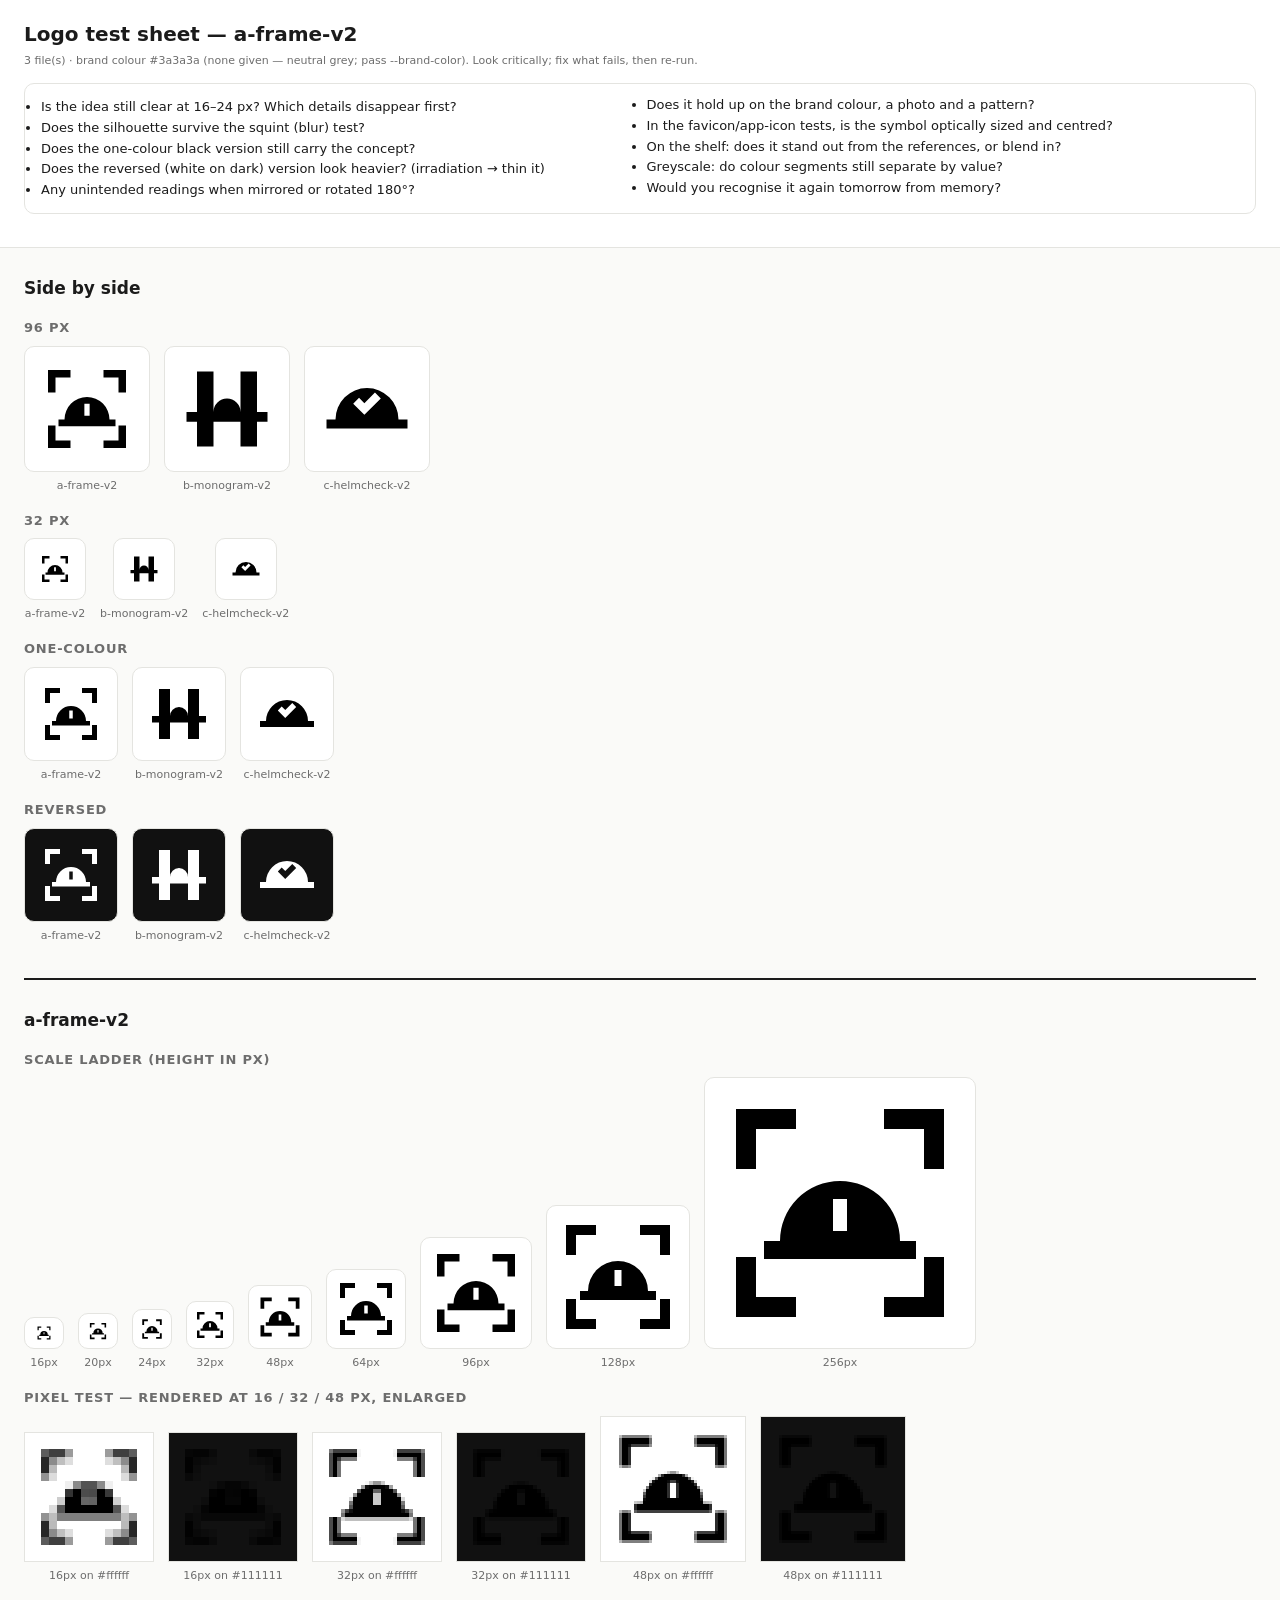
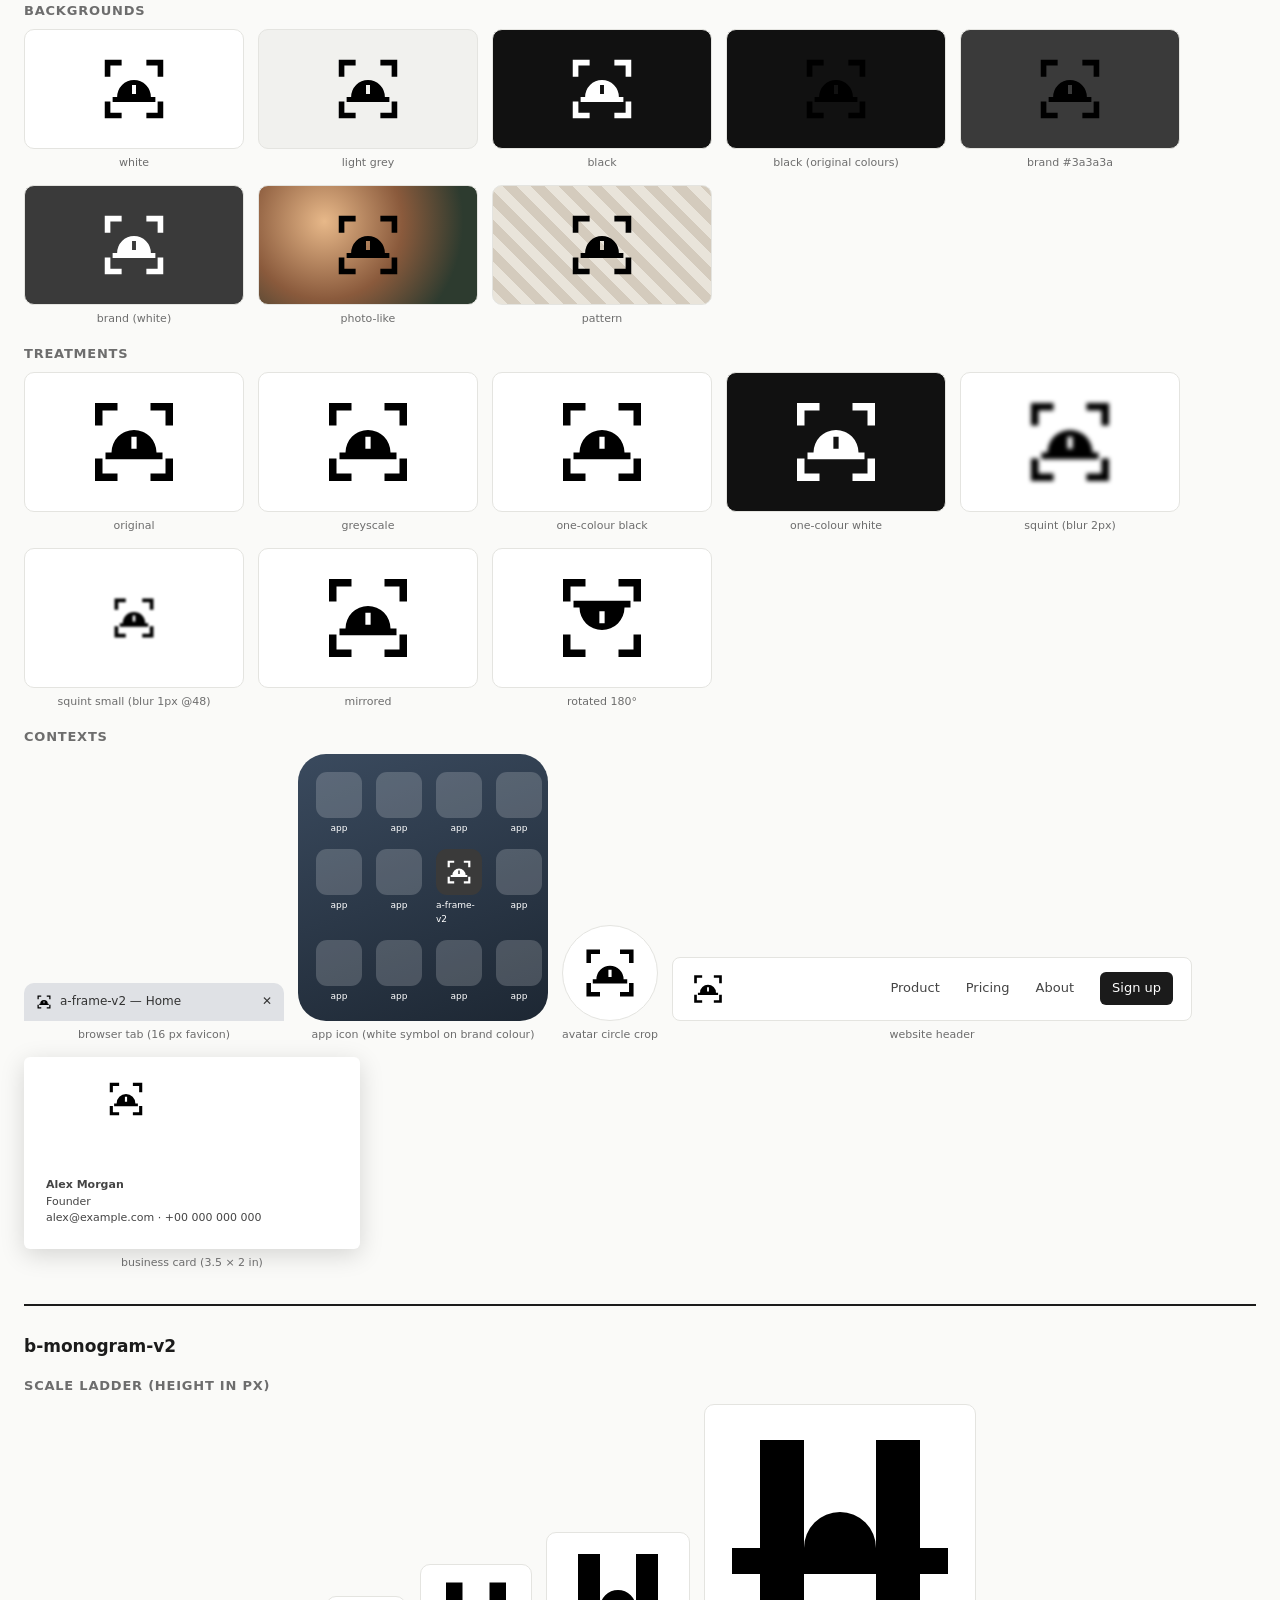
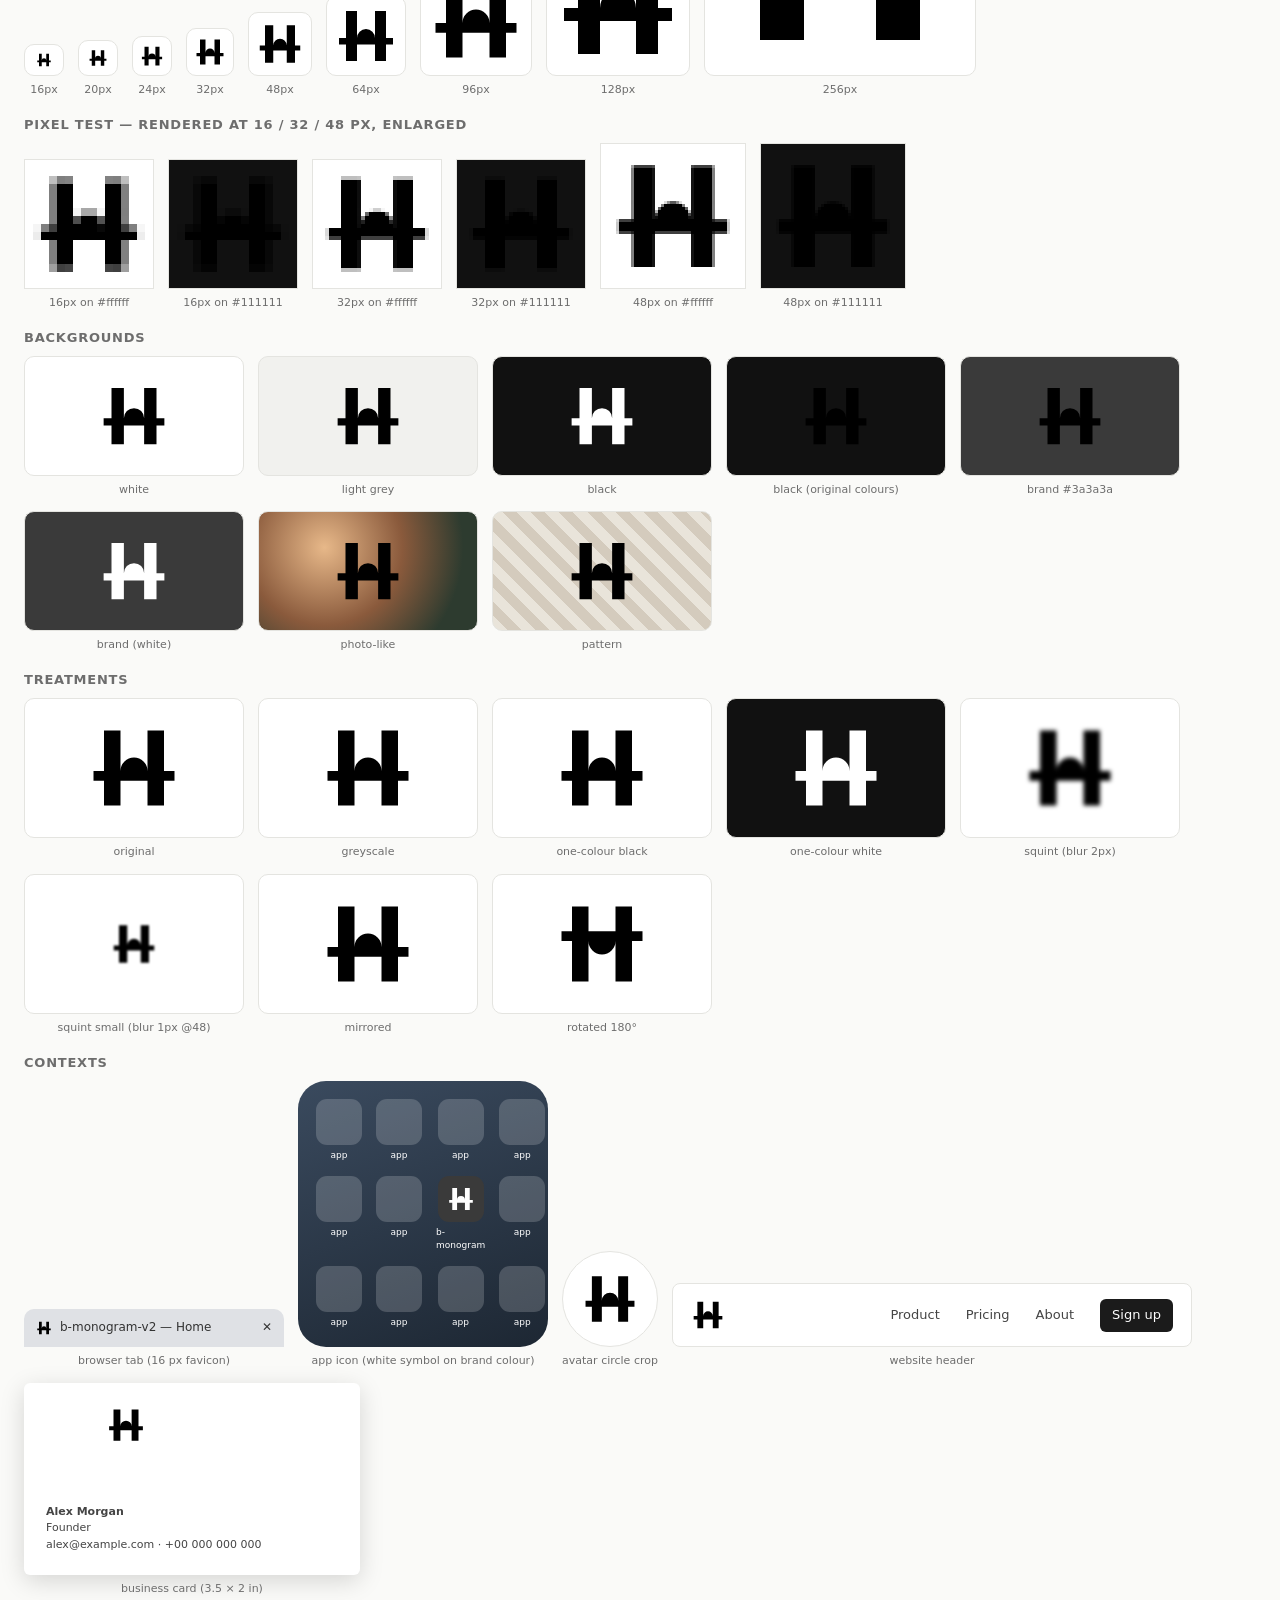
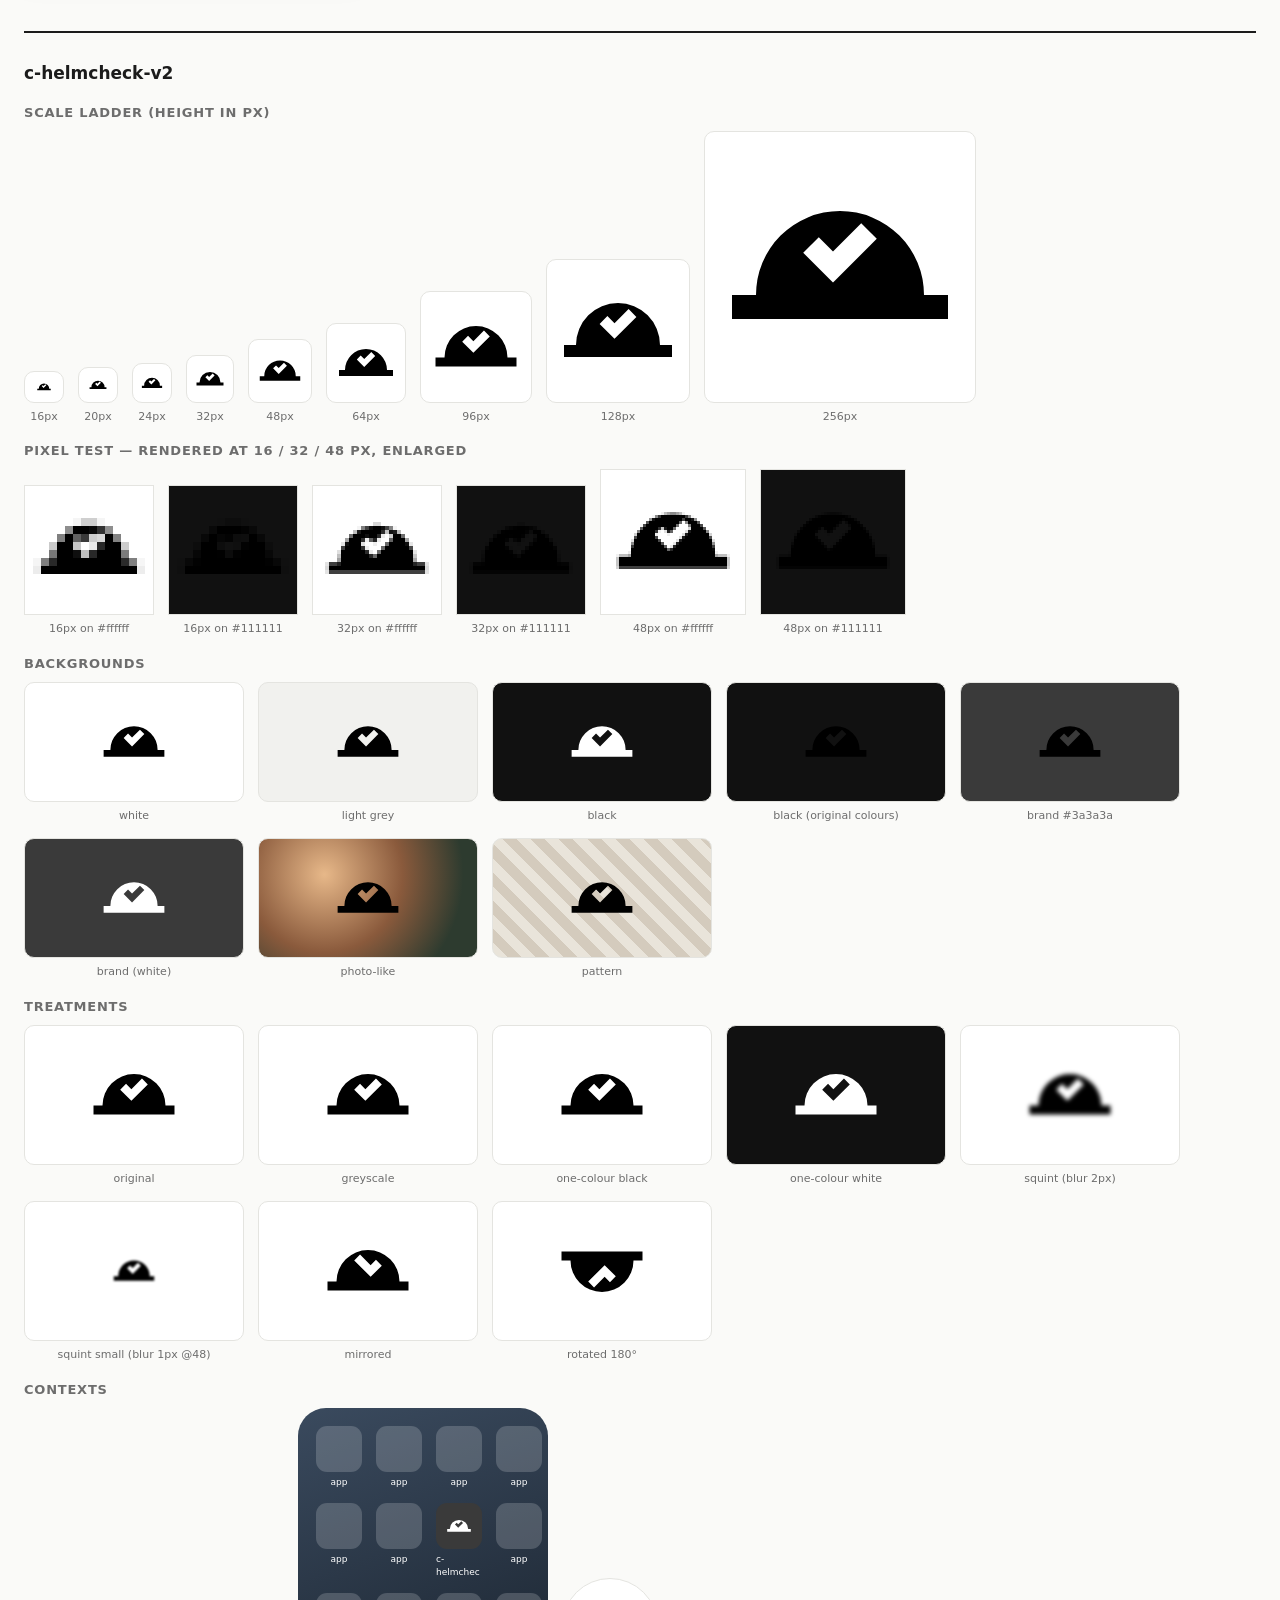
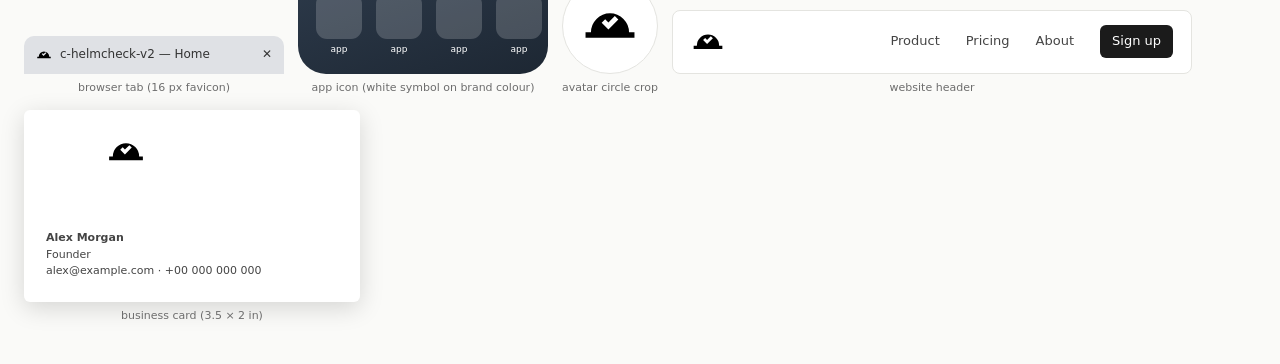
<file: brand/concepts/preview.html>
<!doctype html><html lang='en'><head><meta charset='utf-8'><title>Logo test — a-frame-v2</title><meta name='viewport' content='width=device-width,initial-scale=1'><style>
:root{--ink:#1b1b1b;--muted:#6d6d6d;--line:#e4e4e0;--paper:#fafaf8}
*{box-sizing:border-box}body{margin:0;font:14px/1.45 system-ui,-apple-system,Segoe UI,sans-serif;color:var(--ink);background:var(--paper)}
header{padding:20px 24px;border-bottom:1px solid var(--line);background:#fff}h1{margin:0 0 4px;font-size:20px}
h2{font-size:17px;margin:28px 0 10px}h3{font-size:13px;text-transform:uppercase;letter-spacing:.06em;color:var(--muted);margin:18px 0 8px}
.wrap{padding:0 24px 40px;max-width:1400px}.row{display:flex;flex-wrap:wrap;gap:14px;align-items:flex-end}.row>.cell{flex:0 0 auto;max-width:100%}
.cell{display:flex;flex-direction:column;align-items:center;gap:6px}.cap{font-size:11px;color:var(--muted);text-align:center}
.tile{display:flex;align-items:center;justify-content:center;border-radius:10px;border:1px solid var(--line);overflow:hidden}
.checklist{background:#fff;border:1px solid var(--line);border-radius:10px;padding:12px 16px;margin-top:14px;columns:2;font-size:13px}
.checklist li{margin:2px 0}
.concept{border-top:2px solid var(--ink);margin-top:34px}
.pix canvas{image-rendering:pixelated;image-rendering:crisp-edges;border:1px solid var(--line);background:#fff}
.tab{width:260px;height:38px;background:#dfe1e5;border-radius:10px 10px 0 0;display:flex;align-items:center;gap:8px;padding:0 12px;font-size:12px;color:#333}
.tab img{width:16px;height:16px;object-fit:contain}
.phone{width:250px;padding:18px;border-radius:28px;background:linear-gradient(160deg,#3a4a5e,#1d2733);display:grid;grid-template-columns:repeat(4,1fr);gap:14px}
.app{display:flex;flex-direction:column;align-items:center;gap:4px;font-size:9px;color:#fff}
.app .ico{width:46px;height:46px;border-radius:11px;background:rgba(255,255,255,.18)}
.nav{width:520px;max-width:100%;height:64px;background:#fff;border:1px solid var(--line);border-radius:8px;display:flex;align-items:center;padding:0 18px;gap:26px;font-size:13px;color:#444}
.nav .sp{flex:1}.nav .btn{background:#1b1b1b;color:#fff;padding:7px 12px;border-radius:6px}
.card{width:336px;height:192px;border-radius:6px;box-shadow:0 6px 24px rgba(0,0,0,.15);background:#fff;padding:22px;display:flex;flex-direction:column;justify-content:space-between}
.card .t{font-size:11px;color:#444;line-height:1.5}
.avatar{width:96px;height:96px;border-radius:50%;overflow:hidden;display:flex;align-items:center;justify-content:center;border:1px solid var(--line)}
.shelf{display:grid;grid-template-columns:repeat(auto-fill,minmax(150px,1fr));gap:10px}
.shelf .cell{align-items:stretch}.shelf .tile{height:110px;width:100%;background:#fff}.shelf .me{outline:3px solid #e8505b;outline-offset:2px}
.grey img{filter:grayscale(1)}
img.mono-black{filter:brightness(0)}img.mono-white{filter:brightness(0) invert(1)}
</style></head><body><header><h1>Logo test sheet — a-frame-v2</h1><div class='cap' style='text-align:left'>3 file(s) · brand colour #3a3a3a (none given — neutral grey; pass --brand-color). Look critically; fix what fails, then re-run.</div><ul class="checklist">
<li>Is the idea still clear at 16–24 px? Which details disappear first?</li>
<li>Does the silhouette survive the squint (blur) test?</li>
<li>Does the one-colour black version still carry the concept?</li>
<li>Does the reversed (white on dark) version look heavier? (irradiation → thin it)</li>
<li>Any unintended readings when mirrored or rotated 180°?</li>
<li>Does it hold up on the brand colour, a photo and a pattern?</li>
<li>In the favicon/app-icon tests, is the symbol optically sized and centred?</li>
<li>On the shelf: does it stand out from the references, or blend in?</li>
<li>Greyscale: do colour segments still separate by value?</li>
<li>Would you recognise it again tomorrow from memory?</li></ul></header><div class='wrap'><section><h2>Side by side</h2>
<h3>96 px</h3><div class='row'>
<div class='cell'><div class="tile" style="width:126px;height:126px;background:#fff;"><img src="[data-uri]" class="" style="height:96px;" alt=""></div><div class='cap'>a-frame-v2</div></div>
<div class='cell'><div class="tile" style="width:126px;height:126px;background:#fff;"><img src="[data-uri]" class="" style="height:96px;" alt=""></div><div class='cap'>b-monogram-v2</div></div>
<div class='cell'><div class="tile" style="width:126px;height:126px;background:#fff;"><img src="[data-uri]" class="" style="height:96px;" alt=""></div><div class='cap'>c-helmcheck-v2</div></div>
</div>
<h3>32 px</h3><div class='row'>
<div class='cell'><div class="tile" style="width:62px;height:62px;background:#fff;"><img src="[data-uri]" class="" style="height:32px;" alt=""></div><div class='cap'>a-frame-v2</div></div>
<div class='cell'><div class="tile" style="width:62px;height:62px;background:#fff;"><img src="[data-uri]" class="" style="height:32px;" alt=""></div><div class='cap'>b-monogram-v2</div></div>
<div class='cell'><div class="tile" style="width:62px;height:62px;background:#fff;"><img src="[data-uri]" class="" style="height:32px;" alt=""></div><div class='cap'>c-helmcheck-v2</div></div>
</div>
<h3>one-colour</h3><div class='row'>
<div class='cell'><div class="tile" style="width:94px;height:94px;background:#fff;"><img src="[data-uri]" class="mono-black" style="height:64px;" alt=""></div><div class='cap'>a-frame-v2</div></div>
<div class='cell'><div class="tile" style="width:94px;height:94px;background:#fff;"><img src="[data-uri]" class="mono-black" style="height:64px;" alt=""></div><div class='cap'>b-monogram-v2</div></div>
<div class='cell'><div class="tile" style="width:94px;height:94px;background:#fff;"><img src="[data-uri]" class="mono-black" style="height:64px;" alt=""></div><div class='cap'>c-helmcheck-v2</div></div>
</div>
<h3>reversed</h3><div class='row'>
<div class='cell'><div class="tile" style="width:94px;height:94px;background:#111;"><img src="[data-uri]" class="mono-white" style="height:64px;" alt=""></div><div class='cap'>a-frame-v2</div></div>
<div class='cell'><div class="tile" style="width:94px;height:94px;background:#111;"><img src="[data-uri]" class="mono-white" style="height:64px;" alt=""></div><div class='cap'>b-monogram-v2</div></div>
<div class='cell'><div class="tile" style="width:94px;height:94px;background:#111;"><img src="[data-uri]" class="mono-white" style="height:64px;" alt=""></div><div class='cap'>c-helmcheck-v2</div></div>
</div>
</section><section class="concept"><h2>a-frame-v2</h2>
<h3>Scale ladder (height in px)</h3><div class='row'>
<div class='cell'><div class="tile" style="width:40px;height:32px;background:#fff;"><img src="[data-uri]" class="" style="height:16px;" alt=""></div><div class='cap'>16px</div></div>
<div class='cell'><div class="tile" style="width:40px;height:36px;background:#fff;"><img src="[data-uri]" class="" style="height:20px;" alt=""></div><div class='cap'>20px</div></div>
<div class='cell'><div class="tile" style="width:40px;height:40px;background:#fff;"><img src="[data-uri]" class="" style="height:24px;" alt=""></div><div class='cap'>24px</div></div>
<div class='cell'><div class="tile" style="width:48px;height:48px;background:#fff;"><img src="[data-uri]" class="" style="height:32px;" alt=""></div><div class='cap'>32px</div></div>
<div class='cell'><div class="tile" style="width:64px;height:64px;background:#fff;"><img src="[data-uri]" class="" style="height:48px;" alt=""></div><div class='cap'>48px</div></div>
<div class='cell'><div class="tile" style="width:80px;height:80px;background:#fff;"><img src="[data-uri]" class="" style="height:64px;" alt=""></div><div class='cap'>64px</div></div>
<div class='cell'><div class="tile" style="width:112px;height:112px;background:#fff;"><img src="[data-uri]" class="" style="height:96px;" alt=""></div><div class='cap'>96px</div></div>
<div class='cell'><div class="tile" style="width:144px;height:144px;background:#fff;"><img src="[data-uri]" class="" style="height:128px;" alt=""></div><div class='cap'>128px</div></div>
<div class='cell'><div class="tile" style="width:272px;height:272px;background:#fff;"><img src="[data-uri]" class="" style="height:256px;" alt=""></div><div class='cap'>256px</div></div>
</div>
<h3>Pixel test — rendered at 16 / 32 / 48 px, enlarged</h3><div class='row pix'>
<div class='cell'><canvas data-src='[data-uri]' data-n='16' data-k='8' data-bg='#ffffff'></canvas><div class='cap'>16px on #ffffff</div></div>
<div class='cell'><canvas data-src='[data-uri]' data-n='16' data-k='8' data-bg='#111111'></canvas><div class='cap'>16px on #111111</div></div>
<div class='cell'><canvas data-src='[data-uri]' data-n='32' data-k='4' data-bg='#ffffff'></canvas><div class='cap'>32px on #ffffff</div></div>
<div class='cell'><canvas data-src='[data-uri]' data-n='32' data-k='4' data-bg='#111111'></canvas><div class='cap'>32px on #111111</div></div>
<div class='cell'><canvas data-src='[data-uri]' data-n='48' data-k='3' data-bg='#ffffff'></canvas><div class='cap'>48px on #ffffff</div></div>
<div class='cell'><canvas data-src='[data-uri]' data-n='48' data-k='3' data-bg='#111111'></canvas><div class='cap'>48px on #111111</div></div>
</div>
<h3>Backgrounds</h3><div class='row'>
<div class='cell'><div class="tile" style="width:220px;height:120px;background:#ffffff;"><img src="[data-uri]" class="" style="height:72px;max-width:200px;" alt=""></div><div class='cap'>white</div></div>
<div class='cell'><div class="tile" style="width:220px;height:120px;background:#f1f1ee;"><img src="[data-uri]" class="" style="height:72px;max-width:200px;" alt=""></div><div class='cap'>light grey</div></div>
<div class='cell'><div class="tile" style="width:220px;height:120px;background:#111111;"><img src="[data-uri]" class="mono-white" style="height:72px;max-width:200px;" alt=""></div><div class='cap'>black</div></div>
<div class='cell'><div class="tile" style="width:220px;height:120px;background:#111111;"><img src="[data-uri]" class="" style="height:72px;max-width:200px;" alt=""></div><div class='cap'>black (original colours)</div></div>
<div class='cell'><div class="tile" style="width:220px;height:120px;background:#3a3a3a;"><img src="[data-uri]" class="" style="height:72px;max-width:200px;" alt=""></div><div class='cap'>brand #3a3a3a</div></div>
<div class='cell'><div class="tile" style="width:220px;height:120px;background:#3a3a3a;"><img src="[data-uri]" class="mono-white" style="height:72px;max-width:200px;" alt=""></div><div class='cap'>brand (white)</div></div>
<div class='cell'><div class="tile" style="width:220px;height:120px;background:radial-gradient(circle at 30% 30%,#e7b889,#8a5a3c 45%,#2d3b2f 80%);"><img src="[data-uri]" class="" style="height:72px;max-width:200px;" alt=""></div><div class='cap'>photo-like</div></div>
<div class='cell'><div class="tile" style="width:220px;height:120px;background:repeating-linear-gradient(45deg,#e9e4da 0 10px,#d4cbbd 10px 20px);"><img src="[data-uri]" class="" style="height:72px;max-width:200px;" alt=""></div><div class='cap'>pattern</div></div>
</div>
<h3>Treatments</h3><div class='row'>
<div class='cell'><div class="tile" style="width:220px;height:140px;background:#fff;"><img src="[data-uri]" class="" style="height:96px;max-width:200px;" alt=""></div><div class='cap'>original</div></div>
<div class='cell'><div class="tile" style="width:220px;height:140px;background:#fff;"><img src="[data-uri]" class="" style="height:96px;max-width:200px;filter:grayscale(1)" alt=""></div><div class='cap'>greyscale</div></div>
<div class='cell'><div class="tile" style="width:220px;height:140px;background:#fff;"><img src="[data-uri]" class="mono-black" style="height:96px;max-width:200px;" alt=""></div><div class='cap'>one-colour black</div></div>
<div class='cell'><div class="tile" style="width:220px;height:140px;background:#111;"><img src="[data-uri]" class="mono-white" style="height:96px;max-width:200px;" alt=""></div><div class='cap'>one-colour white</div></div>
<div class='cell'><div class="tile" style="width:220px;height:140px;background:#fff;"><img src="[data-uri]" class="" style="height:96px;max-width:200px;filter:blur(2px)" alt=""></div><div class='cap'>squint (blur 2px)</div></div>
<div class='cell'><div class="tile" style="width:220px;height:140px;background:#fff;"><img src="[data-uri]" class="" style="height:48px;max-width:200px;filter:blur(1px)" alt=""></div><div class='cap'>squint small (blur 1px @48)</div></div>
<div class='cell'><div class="tile" style="width:220px;height:140px;background:#fff;"><img src="[data-uri]" class="" style="height:96px;max-width:200px;transform:scaleX(-1)" alt=""></div><div class='cap'>mirrored</div></div>
<div class='cell'><div class="tile" style="width:220px;height:140px;background:#fff;"><img src="[data-uri]" class="" style="height:96px;max-width:200px;transform:rotate(180deg)" alt=""></div><div class='cap'>rotated 180°</div></div>
</div>
<h3>Contexts</h3><div class='row'>
<div class='cell'><div class='tab'><img src="[data-uri]" class="" style="" alt=""><span>a-frame-v2 — Home</span><span style='margin-left:auto'>✕</span></div><div class='cap'>browser tab (16 px favicon)</div></div>
<div class='cell'><div class='phone'><div class='app'><div class='ico'></div>app</div><div class='app'><div class='ico'></div>app</div><div class='app'><div class='ico'></div>app</div><div class='app'><div class='ico'></div>app</div><div class='app'><div class='ico'></div>app</div><div class='app'><div class='ico'></div>app</div><div class='app'><div class='ico' style='background:#3a3a3a;display:flex;align-items:center;justify-content:center'><img src="[data-uri]" class="mono-white" style="height:28px;max-width:30px;" alt=""></div>a-frame-v2</div><div class='app'><div class='ico'></div>app</div><div class='app'><div class='ico'></div>app</div><div class='app'><div class='ico'></div>app</div><div class='app'><div class='ico'></div>app</div><div class='app'><div class='ico'></div>app</div></div><div class='cap'>app icon (white symbol on brand colour)</div></div>
<div class='cell'><div class='avatar' style='background:#fff'><img src="[data-uri]" class="" style="height:58px;max-width:70px;" alt=""></div><div class='cap'>avatar circle crop</div></div>
<div class='cell'><div class='nav'><img src="[data-uri]" class="" style="height:34px;max-width:180px;" alt=""><span class='sp'></span><span>Product</span><span>Pricing</span><span>About</span><span class='btn'>Sign up</span></div><div class='cap'>website header</div></div>
<div class='cell'><div class='card'><img src="[data-uri]" class="" style="height:40px;max-width:160px;" alt=""><div class='t'><b>Alex Morgan</b><br>Founder<br>alex@example.com · +00 000 000 000</div></div><div class='cap'>business card (3.5 × 2 in)</div></div>
</div></section><section class="concept"><h2>b-monogram-v2</h2>
<h3>Scale ladder (height in px)</h3><div class='row'>
<div class='cell'><div class="tile" style="width:40px;height:32px;background:#fff;"><img src="[data-uri]" class="" style="height:16px;" alt=""></div><div class='cap'>16px</div></div>
<div class='cell'><div class="tile" style="width:40px;height:36px;background:#fff;"><img src="[data-uri]" class="" style="height:20px;" alt=""></div><div class='cap'>20px</div></div>
<div class='cell'><div class="tile" style="width:40px;height:40px;background:#fff;"><img src="[data-uri]" class="" style="height:24px;" alt=""></div><div class='cap'>24px</div></div>
<div class='cell'><div class="tile" style="width:48px;height:48px;background:#fff;"><img src="[data-uri]" class="" style="height:32px;" alt=""></div><div class='cap'>32px</div></div>
<div class='cell'><div class="tile" style="width:64px;height:64px;background:#fff;"><img src="[data-uri]" class="" style="height:48px;" alt=""></div><div class='cap'>48px</div></div>
<div class='cell'><div class="tile" style="width:80px;height:80px;background:#fff;"><img src="[data-uri]" class="" style="height:64px;" alt=""></div><div class='cap'>64px</div></div>
<div class='cell'><div class="tile" style="width:112px;height:112px;background:#fff;"><img src="[data-uri]" class="" style="height:96px;" alt=""></div><div class='cap'>96px</div></div>
<div class='cell'><div class="tile" style="width:144px;height:144px;background:#fff;"><img src="[data-uri]" class="" style="height:128px;" alt=""></div><div class='cap'>128px</div></div>
<div class='cell'><div class="tile" style="width:272px;height:272px;background:#fff;"><img src="[data-uri]" class="" style="height:256px;" alt=""></div><div class='cap'>256px</div></div>
</div>
<h3>Pixel test — rendered at 16 / 32 / 48 px, enlarged</h3><div class='row pix'>
<div class='cell'><canvas data-src='[data-uri]' data-n='16' data-k='8' data-bg='#ffffff'></canvas><div class='cap'>16px on #ffffff</div></div>
<div class='cell'><canvas data-src='[data-uri]' data-n='16' data-k='8' data-bg='#111111'></canvas><div class='cap'>16px on #111111</div></div>
<div class='cell'><canvas data-src='[data-uri]' data-n='32' data-k='4' data-bg='#ffffff'></canvas><div class='cap'>32px on #ffffff</div></div>
<div class='cell'><canvas data-src='[data-uri]' data-n='32' data-k='4' data-bg='#111111'></canvas><div class='cap'>32px on #111111</div></div>
<div class='cell'><canvas data-src='[data-uri]' data-n='48' data-k='3' data-bg='#ffffff'></canvas><div class='cap'>48px on #ffffff</div></div>
<div class='cell'><canvas data-src='[data-uri]' data-n='48' data-k='3' data-bg='#111111'></canvas><div class='cap'>48px on #111111</div></div>
</div>
<h3>Backgrounds</h3><div class='row'>
<div class='cell'><div class="tile" style="width:220px;height:120px;background:#ffffff;"><img src="[data-uri]" class="" style="height:72px;max-width:200px;" alt=""></div><div class='cap'>white</div></div>
<div class='cell'><div class="tile" style="width:220px;height:120px;background:#f1f1ee;"><img src="[data-uri]" class="" style="height:72px;max-width:200px;" alt=""></div><div class='cap'>light grey</div></div>
<div class='cell'><div class="tile" style="width:220px;height:120px;background:#111111;"><img src="[data-uri]" class="mono-white" style="height:72px;max-width:200px;" alt=""></div><div class='cap'>black</div></div>
<div class='cell'><div class="tile" style="width:220px;height:120px;background:#111111;"><img src="[data-uri]" class="" style="height:72px;max-width:200px;" alt=""></div><div class='cap'>black (original colours)</div></div>
<div class='cell'><div class="tile" style="width:220px;height:120px;background:#3a3a3a;"><img src="[data-uri]" class="" style="height:72px;max-width:200px;" alt=""></div><div class='cap'>brand #3a3a3a</div></div>
<div class='cell'><div class="tile" style="width:220px;height:120px;background:#3a3a3a;"><img src="[data-uri]" class="mono-white" style="height:72px;max-width:200px;" alt=""></div><div class='cap'>brand (white)</div></div>
<div class='cell'><div class="tile" style="width:220px;height:120px;background:radial-gradient(circle at 30% 30%,#e7b889,#8a5a3c 45%,#2d3b2f 80%);"><img src="[data-uri]" class="" style="height:72px;max-width:200px;" alt=""></div><div class='cap'>photo-like</div></div>
<div class='cell'><div class="tile" style="width:220px;height:120px;background:repeating-linear-gradient(45deg,#e9e4da 0 10px,#d4cbbd 10px 20px);"><img src="[data-uri]" class="" style="height:72px;max-width:200px;" alt=""></div><div class='cap'>pattern</div></div>
</div>
<h3>Treatments</h3><div class='row'>
<div class='cell'><div class="tile" style="width:220px;height:140px;background:#fff;"><img src="[data-uri]" class="" style="height:96px;max-width:200px;" alt=""></div><div class='cap'>original</div></div>
<div class='cell'><div class="tile" style="width:220px;height:140px;background:#fff;"><img src="[data-uri]" class="" style="height:96px;max-width:200px;filter:grayscale(1)" alt=""></div><div class='cap'>greyscale</div></div>
<div class='cell'><div class="tile" style="width:220px;height:140px;background:#fff;"><img src="[data-uri]" class="mono-black" style="height:96px;max-width:200px;" alt=""></div><div class='cap'>one-colour black</div></div>
<div class='cell'><div class="tile" style="width:220px;height:140px;background:#111;"><img src="[data-uri]" class="mono-white" style="height:96px;max-width:200px;" alt=""></div><div class='cap'>one-colour white</div></div>
<div class='cell'><div class="tile" style="width:220px;height:140px;background:#fff;"><img src="[data-uri]" class="" style="height:96px;max-width:200px;filter:blur(2px)" alt=""></div><div class='cap'>squint (blur 2px)</div></div>
<div class='cell'><div class="tile" style="width:220px;height:140px;background:#fff;"><img src="[data-uri]" class="" style="height:48px;max-width:200px;filter:blur(1px)" alt=""></div><div class='cap'>squint small (blur 1px @48)</div></div>
<div class='cell'><div class="tile" style="width:220px;height:140px;background:#fff;"><img src="[data-uri]" class="" style="height:96px;max-width:200px;transform:scaleX(-1)" alt=""></div><div class='cap'>mirrored</div></div>
<div class='cell'><div class="tile" style="width:220px;height:140px;background:#fff;"><img src="[data-uri]" class="" style="height:96px;max-width:200px;transform:rotate(180deg)" alt=""></div><div class='cap'>rotated 180°</div></div>
</div>
<h3>Contexts</h3><div class='row'>
<div class='cell'><div class='tab'><img src="[data-uri]" class="" style="" alt=""><span>b-monogram-v2 — Home</span><span style='margin-left:auto'>✕</span></div><div class='cap'>browser tab (16 px favicon)</div></div>
<div class='cell'><div class='phone'><div class='app'><div class='ico'></div>app</div><div class='app'><div class='ico'></div>app</div><div class='app'><div class='ico'></div>app</div><div class='app'><div class='ico'></div>app</div><div class='app'><div class='ico'></div>app</div><div class='app'><div class='ico'></div>app</div><div class='app'><div class='ico' style='background:#3a3a3a;display:flex;align-items:center;justify-content:center'><img src="[data-uri]" class="mono-white" style="height:28px;max-width:30px;" alt=""></div>b-monogram</div><div class='app'><div class='ico'></div>app</div><div class='app'><div class='ico'></div>app</div><div class='app'><div class='ico'></div>app</div><div class='app'><div class='ico'></div>app</div><div class='app'><div class='ico'></div>app</div></div><div class='cap'>app icon (white symbol on brand colour)</div></div>
<div class='cell'><div class='avatar' style='background:#fff'><img src="[data-uri]" class="" style="height:58px;max-width:70px;" alt=""></div><div class='cap'>avatar circle crop</div></div>
<div class='cell'><div class='nav'><img src="[data-uri]" class="" style="height:34px;max-width:180px;" alt=""><span class='sp'></span><span>Product</span><span>Pricing</span><span>About</span><span class='btn'>Sign up</span></div><div class='cap'>website header</div></div>
<div class='cell'><div class='card'><img src="[data-uri]" class="" style="height:40px;max-width:160px;" alt=""><div class='t'><b>Alex Morgan</b><br>Founder<br>alex@example.com · +00 000 000 000</div></div><div class='cap'>business card (3.5 × 2 in)</div></div>
</div></section><section class="concept"><h2>c-helmcheck-v2</h2>
<h3>Scale ladder (height in px)</h3><div class='row'>
<div class='cell'><div class="tile" style="width:40px;height:32px;background:#fff;"><img src="[data-uri]" class="" style="height:16px;" alt=""></div><div class='cap'>16px</div></div>
<div class='cell'><div class="tile" style="width:40px;height:36px;background:#fff;"><img src="[data-uri]" class="" style="height:20px;" alt=""></div><div class='cap'>20px</div></div>
<div class='cell'><div class="tile" style="width:40px;height:40px;background:#fff;"><img src="[data-uri]" class="" style="height:24px;" alt=""></div><div class='cap'>24px</div></div>
<div class='cell'><div class="tile" style="width:48px;height:48px;background:#fff;"><img src="[data-uri]" class="" style="height:32px;" alt=""></div><div class='cap'>32px</div></div>
<div class='cell'><div class="tile" style="width:64px;height:64px;background:#fff;"><img src="[data-uri]" class="" style="height:48px;" alt=""></div><div class='cap'>48px</div></div>
<div class='cell'><div class="tile" style="width:80px;height:80px;background:#fff;"><img src="[data-uri]" class="" style="height:64px;" alt=""></div><div class='cap'>64px</div></div>
<div class='cell'><div class="tile" style="width:112px;height:112px;background:#fff;"><img src="[data-uri]" class="" style="height:96px;" alt=""></div><div class='cap'>96px</div></div>
<div class='cell'><div class="tile" style="width:144px;height:144px;background:#fff;"><img src="[data-uri]" class="" style="height:128px;" alt=""></div><div class='cap'>128px</div></div>
<div class='cell'><div class="tile" style="width:272px;height:272px;background:#fff;"><img src="[data-uri]" class="" style="height:256px;" alt=""></div><div class='cap'>256px</div></div>
</div>
<h3>Pixel test — rendered at 16 / 32 / 48 px, enlarged</h3><div class='row pix'>
<div class='cell'><canvas data-src='[data-uri]' data-n='16' data-k='8' data-bg='#ffffff'></canvas><div class='cap'>16px on #ffffff</div></div>
<div class='cell'><canvas data-src='[data-uri]' data-n='16' data-k='8' data-bg='#111111'></canvas><div class='cap'>16px on #111111</div></div>
<div class='cell'><canvas data-src='[data-uri]' data-n='32' data-k='4' data-bg='#ffffff'></canvas><div class='cap'>32px on #ffffff</div></div>
<div class='cell'><canvas data-src='[data-uri]' data-n='32' data-k='4' data-bg='#111111'></canvas><div class='cap'>32px on #111111</div></div>
<div class='cell'><canvas data-src='[data-uri]' data-n='48' data-k='3' data-bg='#ffffff'></canvas><div class='cap'>48px on #ffffff</div></div>
<div class='cell'><canvas data-src='[data-uri]' data-n='48' data-k='3' data-bg='#111111'></canvas><div class='cap'>48px on #111111</div></div>
</div>
<h3>Backgrounds</h3><div class='row'>
<div class='cell'><div class="tile" style="width:220px;height:120px;background:#ffffff;"><img src="[data-uri]" class="" style="height:72px;max-width:200px;" alt=""></div><div class='cap'>white</div></div>
<div class='cell'><div class="tile" style="width:220px;height:120px;background:#f1f1ee;"><img src="[data-uri]" class="" style="height:72px;max-width:200px;" alt=""></div><div class='cap'>light grey</div></div>
<div class='cell'><div class="tile" style="width:220px;height:120px;background:#111111;"><img src="[data-uri]" class="mono-white" style="height:72px;max-width:200px;" alt=""></div><div class='cap'>black</div></div>
<div class='cell'><div class="tile" style="width:220px;height:120px;background:#111111;"><img src="[data-uri]" class="" style="height:72px;max-width:200px;" alt=""></div><div class='cap'>black (original colours)</div></div>
<div class='cell'><div class="tile" style="width:220px;height:120px;background:#3a3a3a;"><img src="[data-uri]" class="" style="height:72px;max-width:200px;" alt=""></div><div class='cap'>brand #3a3a3a</div></div>
<div class='cell'><div class="tile" style="width:220px;height:120px;background:#3a3a3a;"><img src="[data-uri]" class="mono-white" style="height:72px;max-width:200px;" alt=""></div><div class='cap'>brand (white)</div></div>
<div class='cell'><div class="tile" style="width:220px;height:120px;background:radial-gradient(circle at 30% 30%,#e7b889,#8a5a3c 45%,#2d3b2f 80%);"><img src="[data-uri]" class="" style="height:72px;max-width:200px;" alt=""></div><div class='cap'>photo-like</div></div>
<div class='cell'><div class="tile" style="width:220px;height:120px;background:repeating-linear-gradient(45deg,#e9e4da 0 10px,#d4cbbd 10px 20px);"><img src="[data-uri]" class="" style="height:72px;max-width:200px;" alt=""></div><div class='cap'>pattern</div></div>
</div>
<h3>Treatments</h3><div class='row'>
<div class='cell'><div class="tile" style="width:220px;height:140px;background:#fff;"><img src="[data-uri]" class="" style="height:96px;max-width:200px;" alt=""></div><div class='cap'>original</div></div>
<div class='cell'><div class="tile" style="width:220px;height:140px;background:#fff;"><img src="[data-uri]" class="" style="height:96px;max-width:200px;filter:grayscale(1)" alt=""></div><div class='cap'>greyscale</div></div>
<div class='cell'><div class="tile" style="width:220px;height:140px;background:#fff;"><img src="[data-uri]" class="mono-black" style="height:96px;max-width:200px;" alt=""></div><div class='cap'>one-colour black</div></div>
<div class='cell'><div class="tile" style="width:220px;height:140px;background:#111;"><img src="[data-uri]" class="mono-white" style="height:96px;max-width:200px;" alt=""></div><div class='cap'>one-colour white</div></div>
<div class='cell'><div class="tile" style="width:220px;height:140px;background:#fff;"><img src="[data-uri]" class="" style="height:96px;max-width:200px;filter:blur(2px)" alt=""></div><div class='cap'>squint (blur 2px)</div></div>
<div class='cell'><div class="tile" style="width:220px;height:140px;background:#fff;"><img src="[data-uri]" class="" style="height:48px;max-width:200px;filter:blur(1px)" alt=""></div><div class='cap'>squint small (blur 1px @48)</div></div>
<div class='cell'><div class="tile" style="width:220px;height:140px;background:#fff;"><img src="[data-uri]" class="" style="height:96px;max-width:200px;transform:scaleX(-1)" alt=""></div><div class='cap'>mirrored</div></div>
<div class='cell'><div class="tile" style="width:220px;height:140px;background:#fff;"><img src="[data-uri]" class="" style="height:96px;max-width:200px;transform:rotate(180deg)" alt=""></div><div class='cap'>rotated 180°</div></div>
</div>
<h3>Contexts</h3><div class='row'>
<div class='cell'><div class='tab'><img src="[data-uri]" class="" style="" alt=""><span>c-helmcheck-v2 — Home</span><span style='margin-left:auto'>✕</span></div><div class='cap'>browser tab (16 px favicon)</div></div>
<div class='cell'><div class='phone'><div class='app'><div class='ico'></div>app</div><div class='app'><div class='ico'></div>app</div><div class='app'><div class='ico'></div>app</div><div class='app'><div class='ico'></div>app</div><div class='app'><div class='ico'></div>app</div><div class='app'><div class='ico'></div>app</div><div class='app'><div class='ico' style='background:#3a3a3a;display:flex;align-items:center;justify-content:center'><img src="[data-uri]" class="mono-white" style="height:28px;max-width:30px;" alt=""></div>c-helmchec</div><div class='app'><div class='ico'></div>app</div><div class='app'><div class='ico'></div>app</div><div class='app'><div class='ico'></div>app</div><div class='app'><div class='ico'></div>app</div><div class='app'><div class='ico'></div>app</div></div><div class='cap'>app icon (white symbol on brand colour)</div></div>
<div class='cell'><div class='avatar' style='background:#fff'><img src="[data-uri]" class="" style="height:58px;max-width:70px;" alt=""></div><div class='cap'>avatar circle crop</div></div>
<div class='cell'><div class='nav'><img src="[data-uri]" class="" style="height:34px;max-width:180px;" alt=""><span class='sp'></span><span>Product</span><span>Pricing</span><span>About</span><span class='btn'>Sign up</span></div><div class='cap'>website header</div></div>
<div class='cell'><div class='card'><img src="[data-uri]" class="" style="height:40px;max-width:160px;" alt=""><div class='t'><b>Alex Morgan</b><br>Founder<br>alex@example.com · +00 000 000 000</div></div><div class='cap'>business card (3.5 × 2 in)</div></div>
</div></section></div><script>
document.querySelectorAll('canvas[data-src]').forEach(c=>{
  const img=new Image(); const n=+c.dataset.n, k=+c.dataset.k; c.width=n*k; c.height=n*k;
  img.onload=()=>{const t=document.createElement('canvas'); t.width=n; t.height=n; const x=t.getContext('2d');
    x.fillStyle=c.dataset.bg; x.fillRect(0,0,n,n);
    const r=Math.min(n/img.width,n/img.height)*0.9, w=img.width*r, h=img.height*r; x.drawImage(img,(n-w)/2,(n-h)/2,w,h);
    const g=c.getContext('2d'); g.imageSmoothingEnabled=false; g.drawImage(t,0,0,n*k,n*k);};
  img.src=c.dataset.src;});
</script></body></html>
</file>
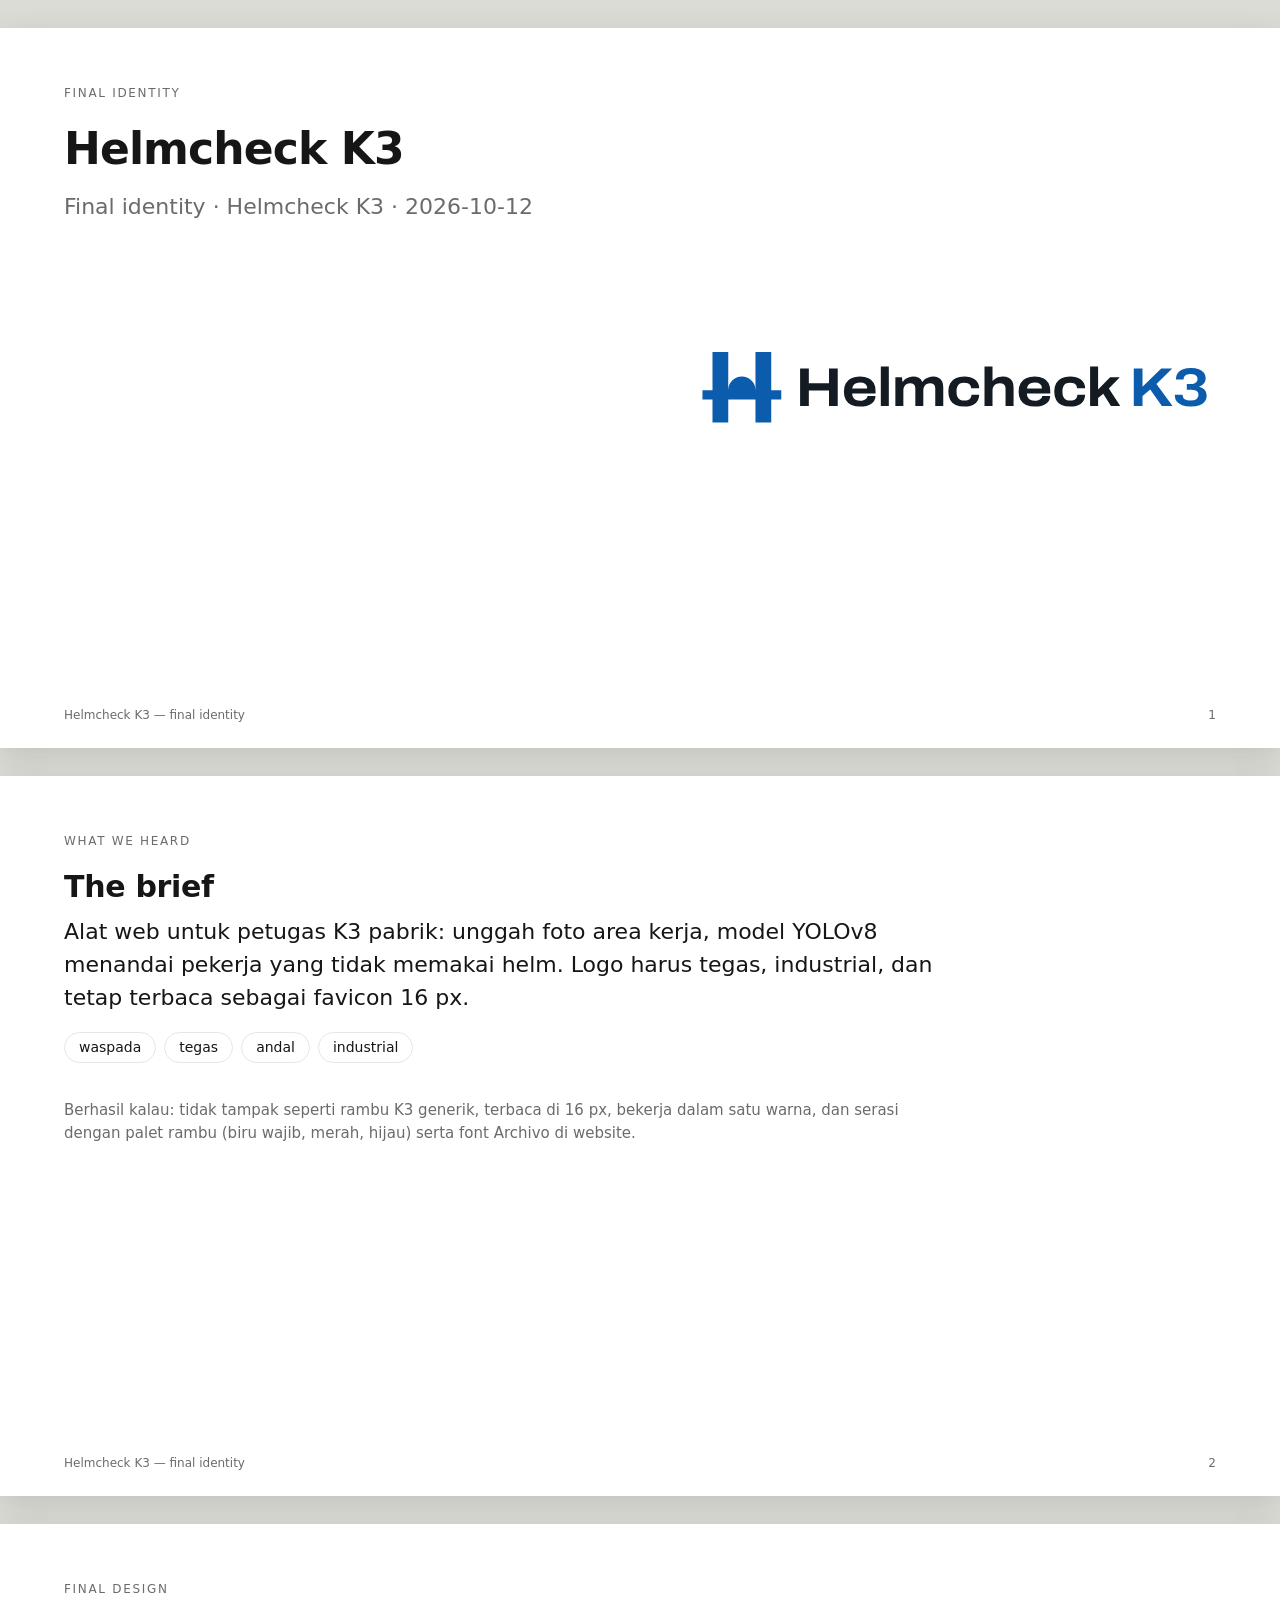
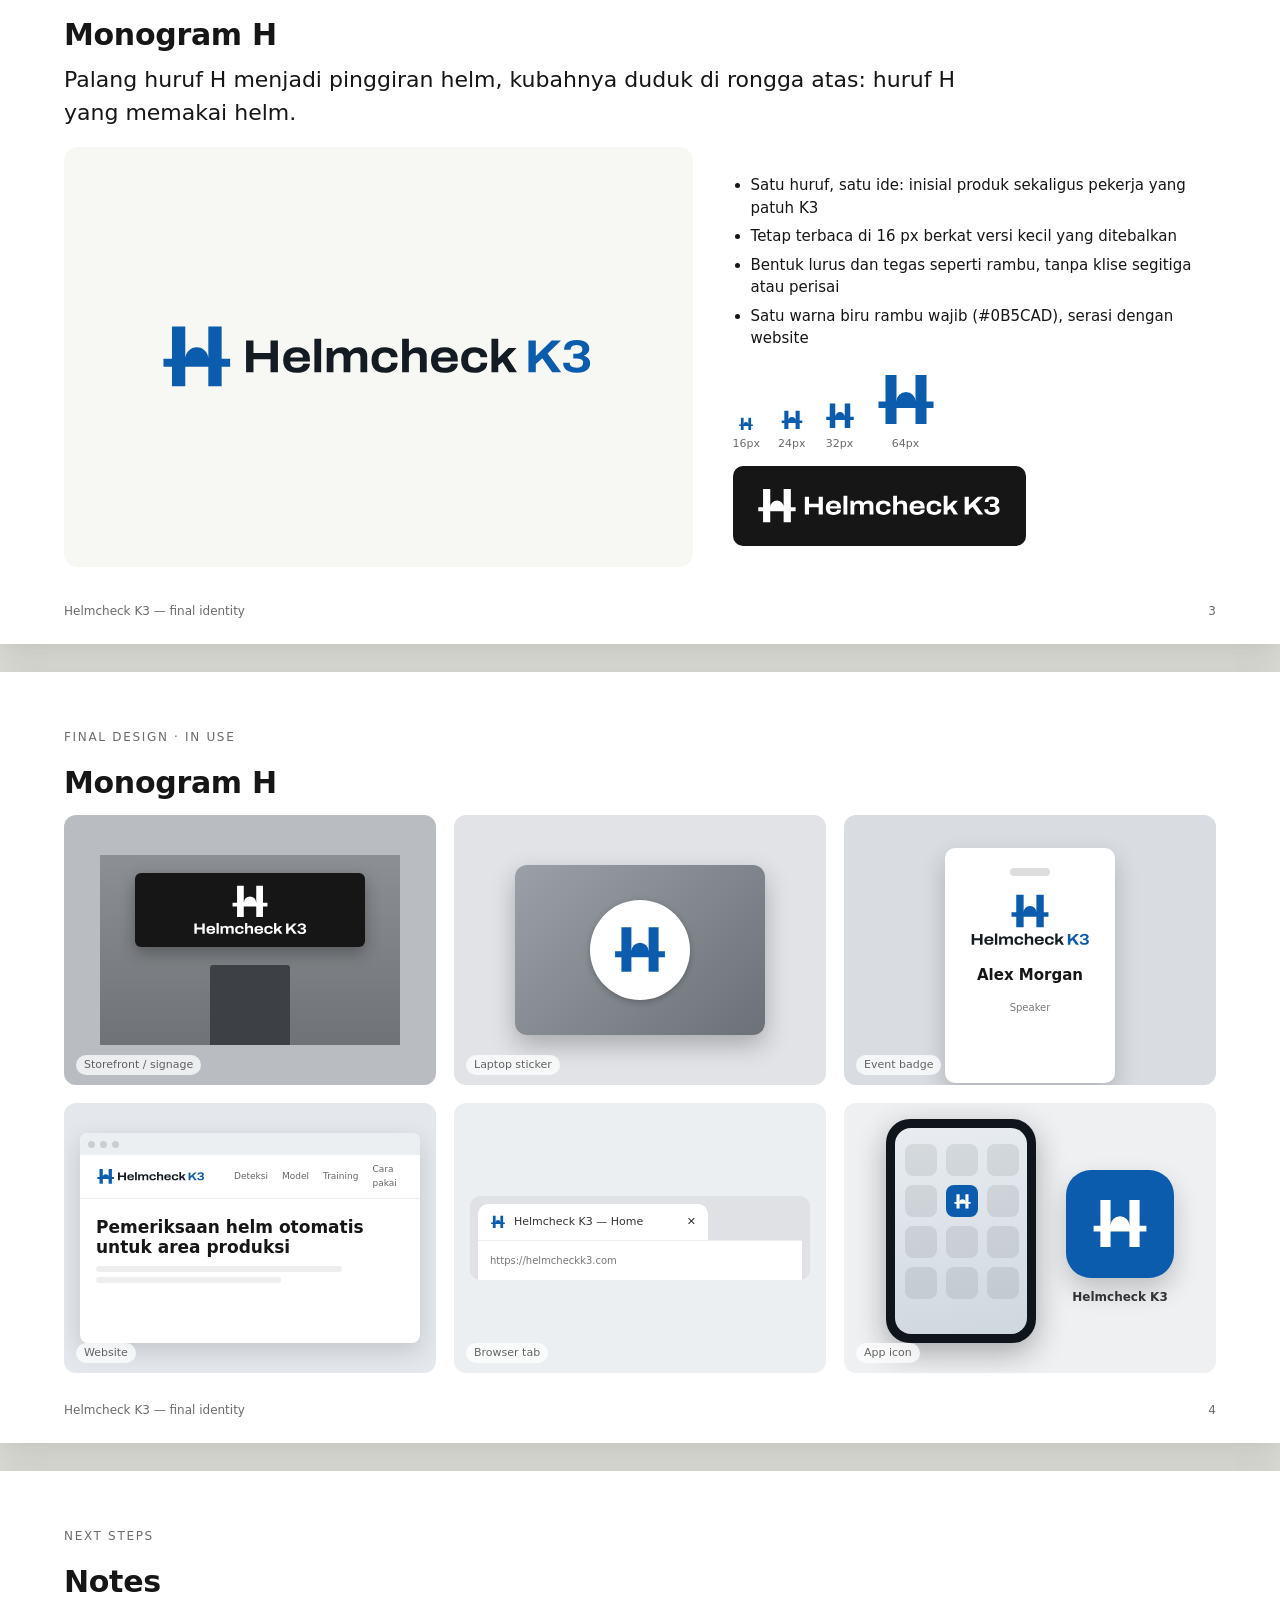
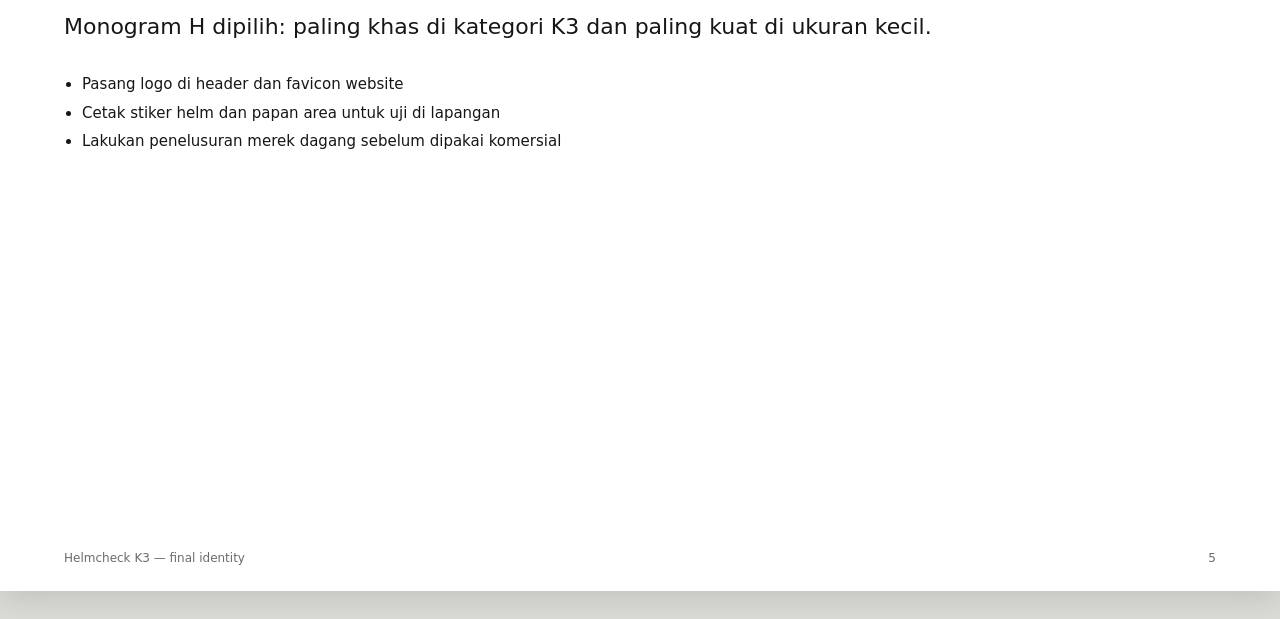
<file: brand/presentation/presentation.html>
<!doctype html><html lang='en'><head><meta charset='utf-8'><title>Helmcheck K3 — final identity</title><style>
:root{--ink:#161616;--muted:#6b6b6b;--line:#e6e6e2;--paper:#f7f7f4}
*{box-sizing:border-box}body{margin:0;background:#dcdcd6;font:15px/1.5 system-ui,-apple-system,Segoe UI,sans-serif;color:var(--ink)}
.slide{width:1280px;min-height:720px;margin:28px auto;background:#fff;box-shadow:0 8px 30px rgba(0,0,0,.12);padding:56px 64px 70px;position:relative;overflow:hidden}
.slide h1{font-size:44px;margin:0 0 8px;letter-spacing:-.02em}.slide h2{font-size:30px;margin:0 0 6px;letter-spacing:-.01em}
.kicker{font-size:12px;letter-spacing:.14em;text-transform:uppercase;color:var(--muted);margin-bottom:14px}
.idea{font-size:22px;max-width:900px;margin:6px 0 18px}.muted{color:var(--muted)}
.foot{position:absolute;left:64px;right:64px;bottom:24px;display:flex;justify-content:space-between;font-size:12px;color:var(--muted)}
.hero{display:grid;grid-template-columns:1.3fr 1fr;gap:40px;align-items:center}
.stage{height:420px;background:var(--paper);border-radius:14px;display:flex;align-items:center;justify-content:center}
.stage img{max-width:70%;max-height:62%}
ul.rat{padding-left:18px;margin:0}ul.rat li{margin:6px 0}
.sizes{display:flex;gap:18px;align-items:flex-end;margin-top:18px}.sizes div{display:flex;flex-direction:column;align-items:center;gap:4px;font-size:11px;color:var(--muted)}
.rev{background:#161616;border-radius:10px;padding:18px 22px;display:inline-flex;margin-top:14px}
.mock{display:grid;grid-template-columns:repeat(3,1fr);gap:18px;margin-top:10px}
.m{height:270px;border-radius:12px;overflow:hidden;position:relative;display:flex;align-items:center;justify-content:center}
.m .lbl{position:absolute;left:12px;bottom:10px;font-size:11px;color:rgba(0,0,0,.6);background:rgba(255,255,255,.75);padding:2px 8px;border-radius:20px}
.bc{width:250px;height:143px;background:#fff;border-radius:5px;box-shadow:0 10px 26px rgba(0,0,0,.22);padding:16px;display:flex;flex-direction:column;justify-content:space-between;transform:translate(-50px,-38px) rotate(-4deg)}
.bc2{position:absolute;width:250px;height:143px;border-radius:5px;transform:translate(70px,52px) rotate(6deg);box-shadow:0 10px 26px rgba(0,0,0,.25);display:flex;align-items:center;justify-content:center}
.bc .t{font-size:9px;line-height:1.5;color:#333}
.phone{width:150px;height:224px;margin-bottom:14px;border-radius:24px;background:#10151c;padding:9px;box-shadow:0 10px 30px rgba(0,0,0,.3)}
.screen{width:100%;height:100%;border-radius:16px;background:linear-gradient(170deg,#e9edf1,#cfd7df);display:grid;grid-template-columns:repeat(3,1fr);gap:9px;padding:16px 10px;align-content:start}
.ai{width:32px;height:32px;border-radius:8px;background:rgba(0,0,0,.08);justify-self:center}
.bigapp{display:flex;flex-direction:column;align-items:center;gap:10px;font-size:12px;font-weight:600;color:#333;margin-left:30px}
.bigapp .bi{width:108px;height:108px;border-radius:25px;display:flex;align-items:center;justify-content:center;box-shadow:0 12px 26px rgba(0,0,0,.2)}
.web{width:340px;height:210px;background:#fff;border-radius:8px;box-shadow:0 8px 24px rgba(0,0,0,.15);overflow:hidden}
.web .bar{height:22px;background:#eceff2;display:flex;gap:5px;align-items:center;padding:0 8px}.web .bar i{width:7px;height:7px;border-radius:50%;background:#c9ced4}
.web .nav{height:44px;display:flex;align-items:center;padding:0 16px;gap:14px;font-size:9px;color:#666;border-bottom:1px solid #eee}
.web .hero2{padding:18px 16px}.web .hero2 b{display:block;font-size:17px;line-height:1.2;margin-bottom:8px}.web .hero2 span{display:block;height:6px;background:#eee;border-radius:3px;margin:5px 0;width:80%}
.sign{width:300px;height:190px;background:linear-gradient(#8c8f93,#6f7276);display:flex;flex-direction:column;align-items:center;padding-top:18px}
.sign .board{width:230px;height:74px;border-radius:6px;display:flex;align-items:center;justify-content:center;box-shadow:0 6px 16px rgba(0,0,0,.3)}
.sign .door{width:80px;height:80px;margin-top:18px;background:#3d4146;border-radius:3px 3px 0 0}
.tote{width:180px;height:210px;background:#efe7d8;border-radius:4px 4px 10px 10px;position:relative;display:flex;align-items:center;justify-content:center;box-shadow:0 8px 20px rgba(0,0,0,.15);margin-top:40px}
.tote:before{content:"";position:absolute;top:-46px;left:50%;transform:translateX(-50%);width:84px;height:70px;border:9px solid #e3d8c3;border-bottom:none;border-radius:50px 50px 0 0}
.social{width:300px;background:#fff;border-radius:12px;box-shadow:0 8px 24px rgba(0,0,0,.14);overflow:hidden}
.social .cover{height:70px}.social .av{width:74px;height:74px;border-radius:50%;background:#fff;border:4px solid #fff;margin:-38px 0 0 16px;display:flex;align-items:center;justify-content:center;box-shadow:0 2px 8px rgba(0,0,0,.12);overflow:hidden}
.social .meta{padding:8px 16px 16px;font-size:11px;color:#555}.social .meta b{font-size:14px;color:#111;display:block}
.cup{position:relative;width:150px;height:200px;margin-top:30px}
.cup .body{position:absolute;inset:0;background:#f4f1ea;clip-path:polygon(0 0,100% 0,86% 100%,14% 100%);display:flex;align-items:center;justify-content:center;box-shadow:inset -18px 0 24px rgba(0,0,0,.06)}
.cup .lid{position:absolute;left:-8px;right:-8px;top:-22px;height:24px;border-radius:8px 8px 3px 3px;background:#2b2b2b}
.cup .sleeve{position:absolute;left:6%;right:6%;top:36%;height:34%;clip-path:polygon(0 0,100% 0,96% 100%,4% 100%);display:flex;align-items:center;justify-content:center}
.bag{position:relative;width:170px;height:230px;background:#e9e2d6;border-radius:6px 6px 10px 10px;box-shadow:0 12px 26px rgba(0,0,0,.2);display:flex;flex-direction:column;align-items:center;padding-top:38px;gap:14px}
.bag:before{content:"";position:absolute;top:0;left:0;right:0;height:22px;background:repeating-linear-gradient(90deg,rgba(0,0,0,.08) 0 4px,transparent 4px 8px);border-radius:6px 6px 0 0}
.bag .label{width:118px;height:118px;border-radius:50%;background:#fff;display:flex;align-items:center;justify-content:center}
.bag .t{font-size:8px;letter-spacing:.14em;color:#555;text-transform:uppercase;padding:0 12px;text-align:center;line-height:1.4}
.sbag{position:relative;width:180px;height:210px;box-shadow:0 12px 26px rgba(0,0,0,.2);display:flex;align-items:center;justify-content:center;margin-top:30px}
.sbag:before{content:"";position:absolute;top:-40px;left:50%;transform:translateX(-50%);width:70px;height:56px;border:5px solid #333;border-bottom:none;border-radius:40px 40px 0 0}
.box{width:220px;height:150px;background:#f3efe6;box-shadow:14px 14px 0 rgba(0,0,0,.08),0 12px 26px rgba(0,0,0,.18);display:flex;align-items:center;justify-content:center;border-top:14px solid rgba(0,0,0,.06)}
.readme{width:360px;background:#0d1117;border-radius:8px;box-shadow:0 8px 24px rgba(0,0,0,.25);padding:18px 20px;color:#c9d1d9;font-size:10px}
.readme .rh{display:flex;align-items:center;gap:10px;border-bottom:1px solid #30363d;padding-bottom:12px;margin-bottom:10px}
.readme .badges{display:flex;gap:6px;margin:8px 0}.readme .badges i{display:block;width:54px;height:12px;border-radius:3px;background:#238636}.readme .badges i:nth-child(2){background:#1f6feb}.readme .badges i:nth-child(3){background:#6e7681}
.readme .ln{height:6px;background:#21262d;border-radius:3px;margin:6px 0}
.term{width:360px;background:#1e1e1e;border-radius:8px;box-shadow:0 8px 24px rgba(0,0,0,.3);overflow:hidden;font:10px/1.6 ui-monospace,Menlo,monospace;color:#d4d4d4}
.term .tb{height:22px;background:#2d2d2d;display:flex;gap:5px;align-items:center;padding:0 8px}.term .tb i{width:8px;height:8px;border-radius:50%;background:#555}
.term .tbody{padding:14px 16px;display:flex;gap:14px;align-items:center}
.sticker{width:250px;height:170px;background:linear-gradient(135deg,#9aa0a6,#6b7177);border-radius:12px;display:flex;align-items:center;justify-content:center;box-shadow:0 10px 24px rgba(0,0,0,.25)}
.sticker .s{width:100px;height:100px;border-radius:50%;background:#fff;display:flex;align-items:center;justify-content:center;box-shadow:0 2px 6px rgba(0,0,0,.25)}
.shirt{width:210px;height:220px;display:flex;align-items:center;justify-content:center;position:relative}
.shirt svg{position:absolute;inset:0}
.badge{width:170px;height:235px;background:#fff;border-radius:10px;box-shadow:0 10px 24px rgba(0,0,0,.2);display:flex;flex-direction:column;align-items:center;padding:20px 14px;gap:14px;position:relative;margin-top:30px}
.badge:before{content:"";position:absolute;top:-60px;left:50%;width:22px;height:62px;transform:translateX(-50%)}
.badge .hole{width:40px;height:8px;border-radius:4px;background:#ddd}.badge .nm{font-size:15px;font-weight:600}.badge .rl{font-size:10px;color:#777}
.pcard{position:relative;width:300px;height:189px;border-radius:14px;box-shadow:0 14px 30px rgba(0,0,0,.28);font:600 12px ui-monospace,Menlo,monospace}
.pcard .chip{position:absolute;left:22px;top:76px;width:40px;height:30px;border-radius:6px;background:linear-gradient(135deg,#e9d8a6,#c9a95c)}
.pcard .num{position:absolute;left:22px;top:122px;letter-spacing:.12em;font-size:14px}
.pcard .holder{position:absolute;left:22px;bottom:18px;font-size:10px;letter-spacing:.14em;opacity:.85}
.pcard .brandline{position:absolute;right:20px;bottom:16px;font:700 13px system-ui,sans-serif;opacity:.9}
.tabbar{width:340px;background:#dfe1e5;border-radius:10px;padding:8px 8px 0}
.tab{width:230px;height:36px;background:#fff;border-radius:10px 10px 0 0;display:flex;align-items:center;gap:8px;padding:0 12px;font-size:11px;color:#333}
.addr{height:40px;background:#fff;display:flex;align-items:center;padding:0 12px;font-size:10px;color:#777;border-top:1px solid #eee}
.cmp{display:grid;gap:22px;margin-top:20px}.cmp .c{background:var(--paper);border-radius:12px;padding:22px;display:flex;flex-direction:column;align-items:center;gap:12px}
.cmp img{max-height:120px;max-width:80%}
img.g{filter:grayscale(1)}img.w{filter:brightness(0) invert(1)}img.k{filter:brightness(0)}
.adj span{display:inline-block;border:1px solid var(--line);border-radius:20px;padding:4px 14px;margin:0 8px 8px 0;font-size:14px}
</style></head><body><section class="slide"><div class="kicker">Final identity</div>
<h1>Helmcheck K3</h1><p class="idea muted">Final identity · Helmcheck K3 · 2026-10-12</p>
<div style="position:absolute;right:64px;top:50%;transform:translateY(-50%);width:520px;height:300px;display:flex;align-items:center;justify-content:center"><img class="" src="[data-uri]" style="max-width:100%;max-height:100%"></div><p class="muted" style="max-width:720px;margin-top:120px"></p><div class="foot"><span>Helmcheck K3 — final identity</span><span>1</span></div></section><section class="slide"><div class="kicker">What we heard</div><h2>The brief</h2>
<p class="idea">Alat web untuk petugas K3 pabrik: unggah foto area kerja, model YOLOv8 menandai pekerja yang tidak memakai helm. Logo harus tegas, industrial, dan tetap terbaca sebagai favicon 16 px.</p><div class="adj"><span>waspada</span><span>tegas</span><span>andal</span><span>industrial</span></div>
<p class="muted" style="margin-top:28px;max-width:860px">Berhasil kalau: tidak tampak seperti rambu K3 generik, terbaca di 16 px, bekerja dalam satu warna, dan serasi dengan palet rambu (biru wajib, merah, hijau) serta font Archivo di website.</p><div class="foot"><span>Helmcheck K3 — final identity</span><span>2</span></div></section><section class="slide"><div class="kicker">Final design</div><h2>Monogram H</h2>
<p class="idea">Palang huruf H menjadi pinggiran helm, kubahnya duduk di rongga atas: huruf H yang memakai helm.</p>
<div class="hero"><div class="stage"><img class="" src="[data-uri]"></div>
<div><ul class="rat"><li>Satu huruf, satu ide: inisial produk sekaligus pekerja yang patuh K3</li><li>Tetap terbaca di 16 px berkat versi kecil yang ditebalkan</li><li>Bentuk lurus dan tegas seperti rambu, tanpa klise segitiga atau perisai</li><li>Satu warna biru rambu wajib (#0B5CAD), serasi dengan website</li></ul><div class="sizes"><div><img class="" src="[data-uri]" style="height:16px">16px</div><div><img class="" src="[data-uri]" style="height:24px">24px</div><div><img class="" src="[data-uri]" style="height:32px">32px</div><div><img class="" src="[data-uri]" style="height:64px">64px</div></div><div class="rev"><img class="" src="[data-uri]" style="max-height:44px;max-width:300px"></div></div></div>
<div class="foot"><span>Helmcheck K3 — final identity</span><span>3</span></div></section><section class="slide"><div class="kicker">Final design · in use</div><h2>Monogram H</h2>
<div class="mock"><div class="m" style="background:#b9bcc0"><div class="sign"><div class="board" style="background:#161616"><img class="" src="[data-uri]" style="max-height:58px;max-width:190px"></div><div class="door"></div></div><span class="lbl">Storefront / signage</span></div><div class="m" style="background:#e1e3e6"><div class="sticker"><div class="s"><img class="" src="[data-uri]" style="max-height:58px;max-width:66px"></div></div><span class="lbl">Laptop sticker</span></div><div class="m" style="background:#d9dde2"><div class="badge"><div class="hole"></div><img class="" src="[data-uri]" style="max-height:70px;max-width:130px"><div class="nm">Alex Morgan</div><div class="rl">Speaker</div></div><span class="lbl">Event badge</span></div><div class="m" style="background:#e4e8ec"><div class="web"><div class="bar"><i></i><i></i><i></i></div><div class="nav"><img class="" src="[data-uri]" style="max-height:20px;max-width:110px"><span style="flex:1"></span><span>Deteksi</span><span>Model</span><span>Training</span><span>Cara pakai</span></div><div class="hero2"><b>Pemeriksaan helm otomatis untuk area produksi</b><span></span><span style="width:60%"></span></div></div><span class="lbl">Website</span></div><div class="m" style="background:#eceff1"><div class="tabbar"><div class="tab"><img class="" src="[data-uri]" style="width:16px;height:16px;object-fit:contain">Helmcheck K3 — Home<span style="margin-left:auto">✕</span></div><div class="addr">https://helmcheckk3.com</div></div><span class="lbl">Browser tab</span></div><div class="m" style="background:#eef0f2"><div class="phone"><div class="screen"><div class="ai"></div><div class="ai"></div><div class="ai"></div><div class="ai"></div><div class="ai" style="background:#0B5CAD;display:flex;align-items:center;justify-content:center"><img class="" src="[data-uri]" style="max-height:19px;max-width:21px"></div><div class="ai"></div><div class="ai"></div><div class="ai"></div><div class="ai"></div><div class="ai"></div><div class="ai"></div><div class="ai"></div></div></div><div class="bigapp"><div class="bi" style="background:#0B5CAD"><img class="" src="[data-uri]" style="max-height:62px;max-width:70px"></div>Helmcheck K3</div><span class="lbl">App icon</span></div></div><div class="foot"><span>Helmcheck K3 — final identity</span><span>4</span></div></section><section class="slide"><div class="kicker">Next steps</div><h2>Notes</h2>
<p class="idea">Monogram H dipilih: paling khas di kategori K3 dan paling kuat di ukuran kecil.</p>
<ul class="rat" style="margin-top:30px"><li>Pasang logo di header dan favicon website</li><li>Cetak stiker helm dan papan area untuk uji di lapangan</li><li>Lakukan penelusuran merek dagang sebelum dipakai komersial</li></ul><div class="foot"><span>Helmcheck K3 — final identity</span><span>5</span></div></section></body></html>
</file>
